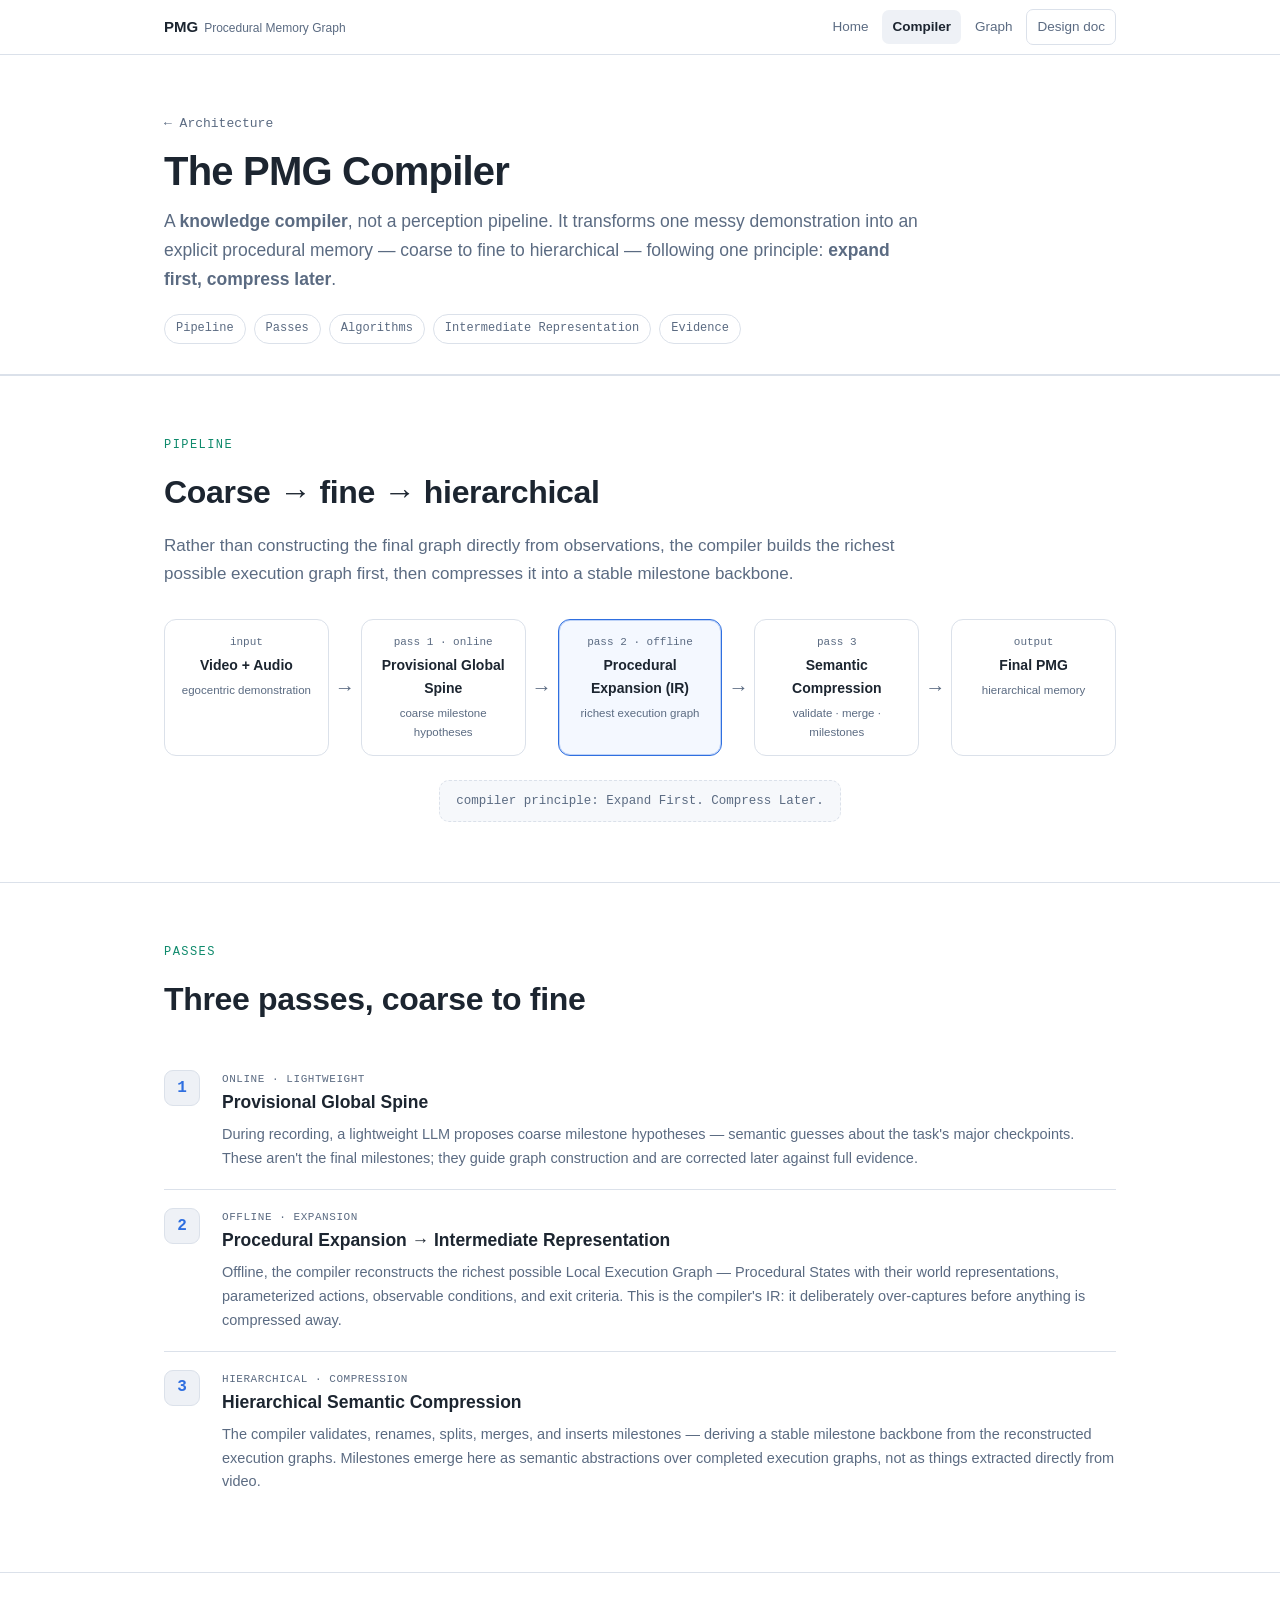
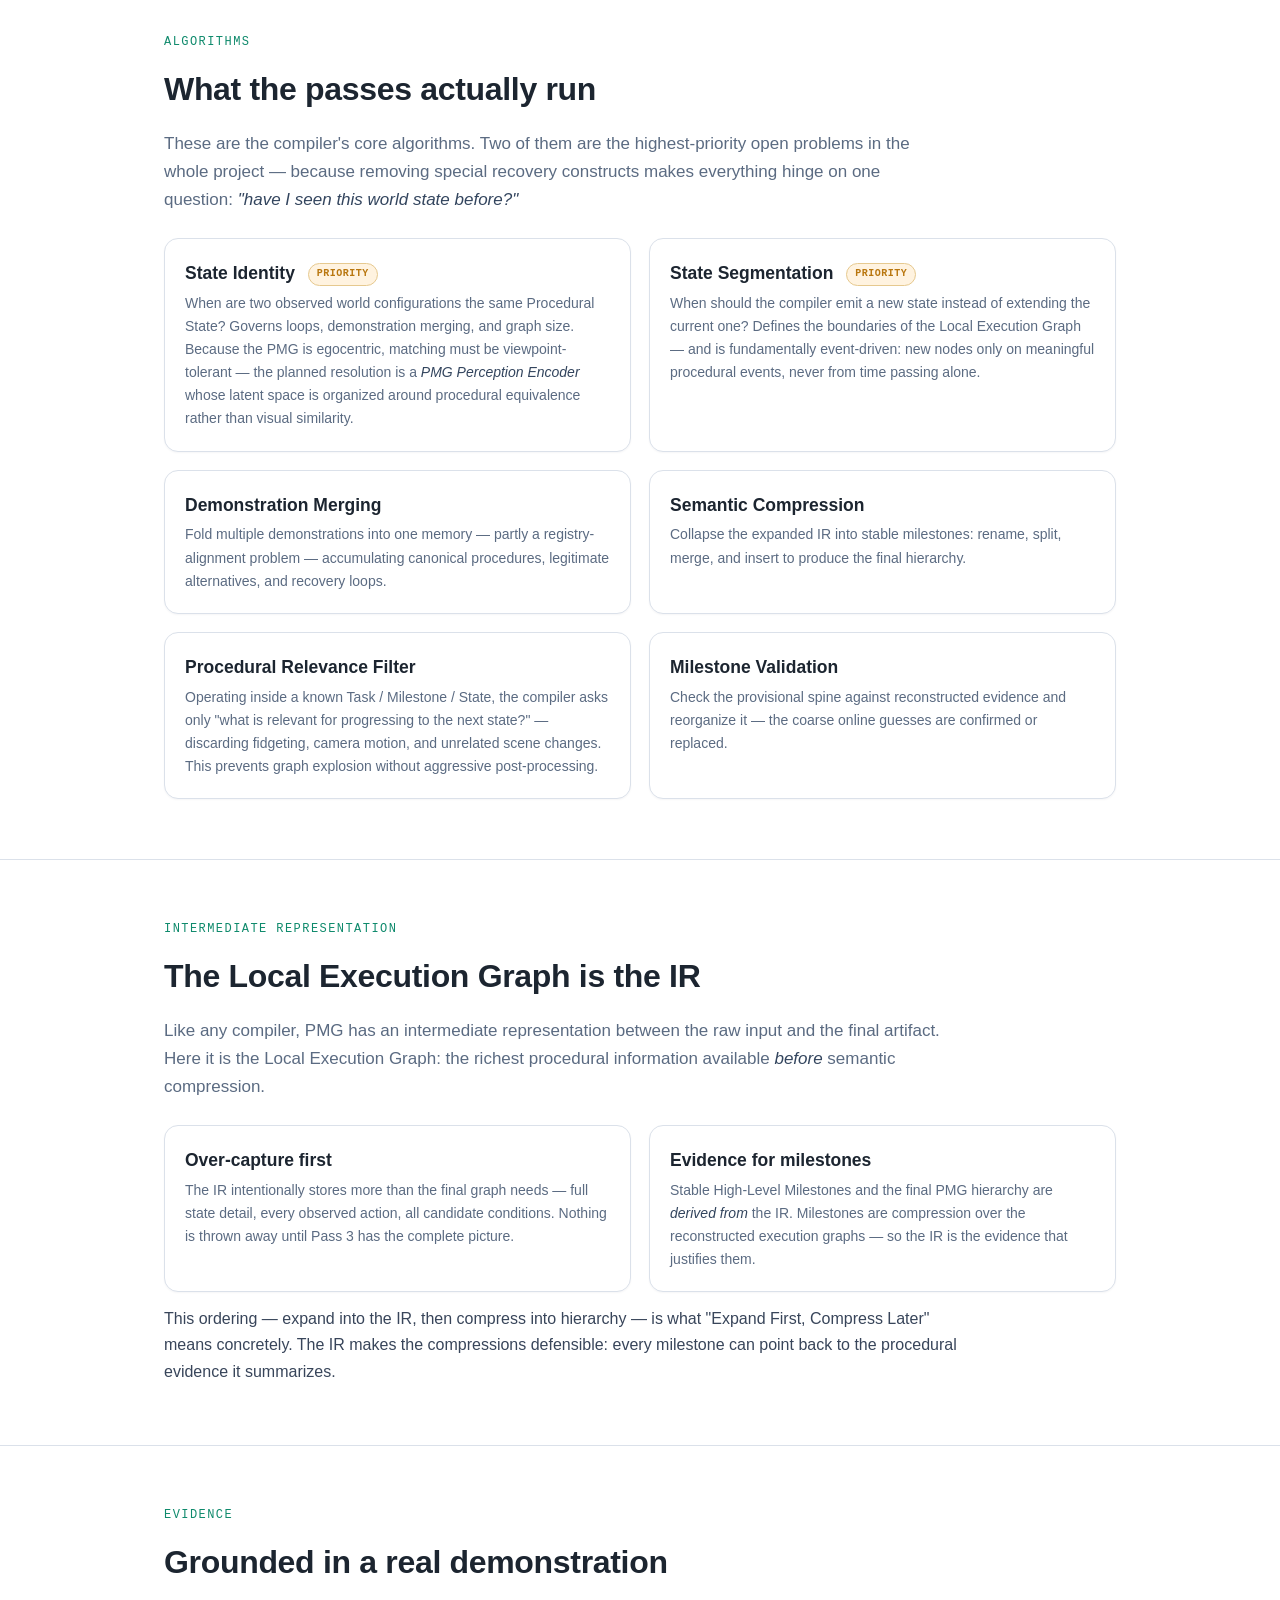
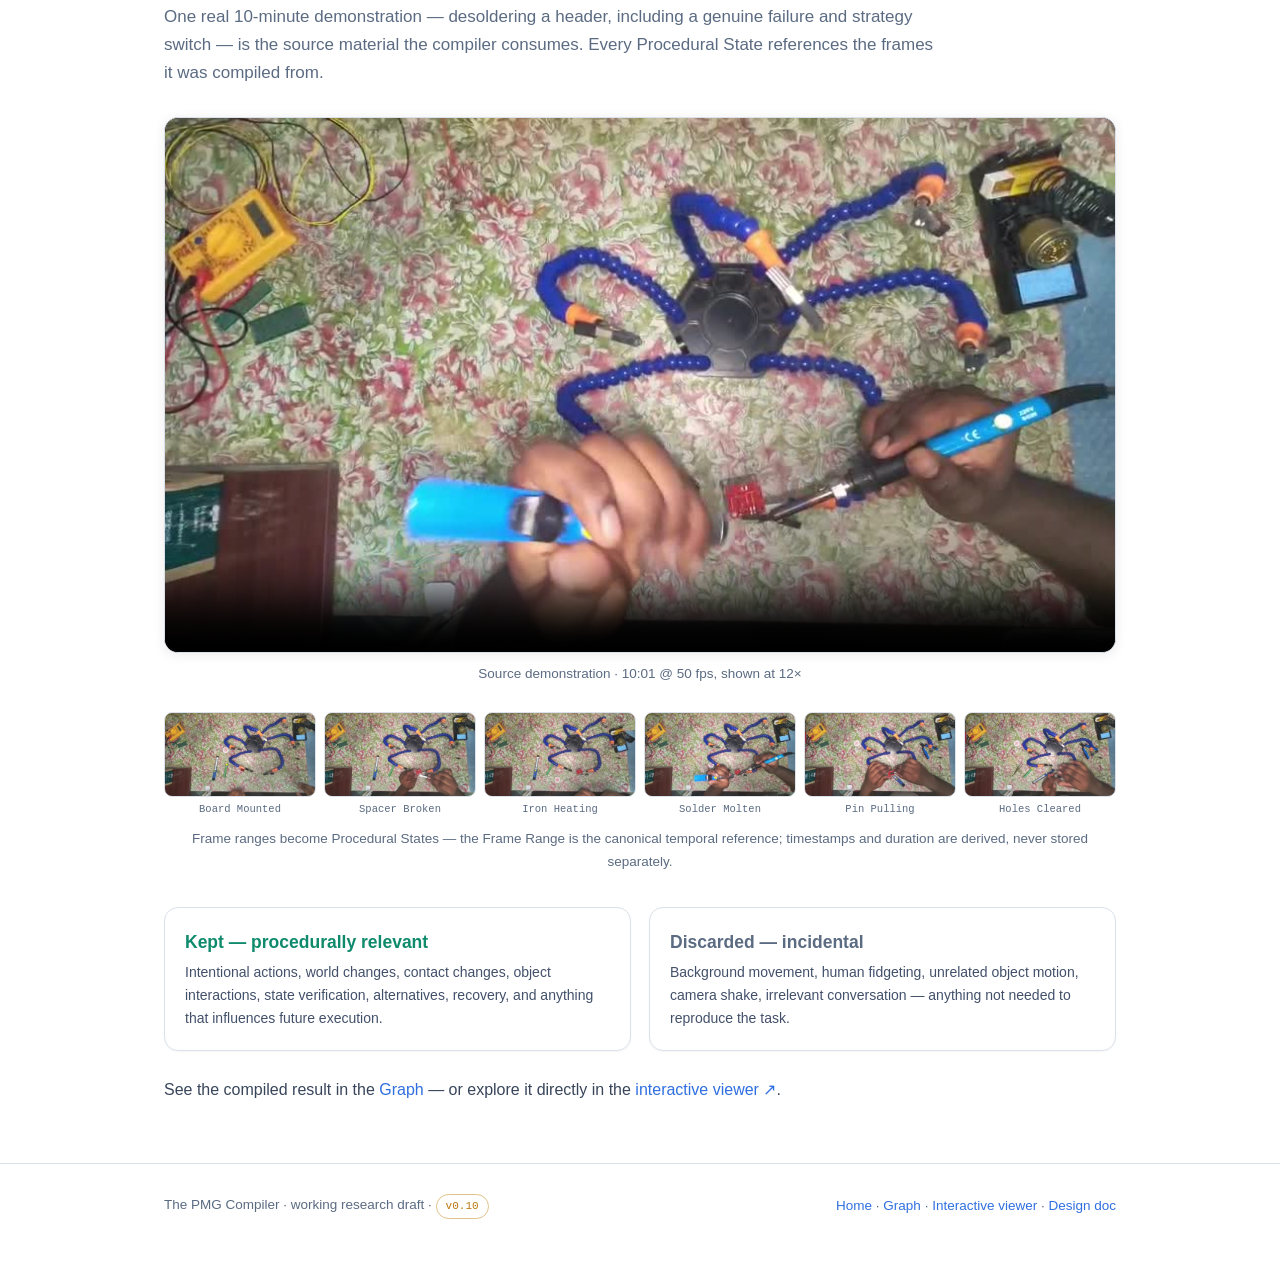
<file: compiler.html>
<!DOCTYPE html>
<html lang="en">
<head>
<meta charset="UTF-8">
<meta name="viewport" content="width=device-width, initial-scale=1.0">
<title>PMG Compiler — Procedural Memory Graph</title>
<link rel="stylesheet" href="pmg.css">
</head>
<body>

<nav><div class="wrap">
  <div class="brand"><a href="index_dev.html">PMG</a><span class="tag">Procedural Memory Graph</span></div>
  <div class="links">
    <a href="index_dev.html">Home</a>
    <a href="compiler.html" class="active">Compiler</a>
    <a href="graph.html">Graph</a>
    <a href="idea.md" class="doc" target="_blank">Design doc</a>
  </div>
</div></nav>

<div class="pagehero"><div class="wrap">
  <a class="backlink" href="index_dev.html">← Architecture</a>
  <h1>The PMG Compiler</h1>
  <p class="sub">A <b>knowledge compiler</b>, not a perception pipeline. It transforms one messy demonstration into an explicit procedural memory — coarse to fine to hierarchical — following one principle: <b>expand first, compress later</b>.</p>
  <div class="onthispage">
    <a href="#pipeline">Pipeline</a>
    <a href="#passes">Passes</a>
    <a href="#algorithms">Algorithms</a>
    <a href="#ir">Intermediate Representation</a>
    <a href="#evidence">Evidence</a>
  </div>
</div></div>

<!-- PIPELINE -->
<section id="pipeline"><div class="wrap">
  <div class="eyebrow">Pipeline</div>
  <h2>Coarse → fine → hierarchical</h2>
  <p class="lead">Rather than constructing the final graph directly from observations, the compiler builds the richest possible execution graph first, then compresses it into a stable milestone backbone.</p>
  <div class="pipe">
    <div class="stage"><div class="n">input</div><div class="t">Video + Audio</div><div class="d">egocentric demonstration</div></div>
    <div class="arrow">→</div>
    <div class="stage"><div class="n">pass 1 · online</div><div class="t">Provisional Global Spine</div><div class="d">coarse milestone hypotheses</div></div>
    <div class="arrow">→</div>
    <div class="stage hl"><div class="n">pass 2 · offline</div><div class="t">Procedural Expansion (IR)</div><div class="d">richest execution graph</div></div>
    <div class="arrow">→</div>
    <div class="stage"><div class="n">pass 3</div><div class="t">Semantic Compression</div><div class="d">validate · merge · milestones</div></div>
    <div class="arrow">→</div>
    <div class="stage"><div class="n">output</div><div class="t">Final PMG</div><div class="d">hierarchical memory</div></div>
  </div>
  <div class="chain-note" style="margin-top:24px"><div class="cn">compiler principle: Expand First. Compress Later.</div></div>
</div></section>

<!-- PASSES -->
<section id="passes"><div class="wrap">
  <div class="eyebrow">Passes</div>
  <h2>Three passes, coarse to fine</h2>
  <div class="steps">
    <div class="step"><div class="num">1</div><div>
      <div class="tag2">Online · lightweight</div>
      <h3>Provisional Global Spine</h3>
      <p>During recording, a lightweight LLM proposes coarse milestone hypotheses — semantic guesses about the task's major checkpoints. These aren't the final milestones; they guide graph construction and are corrected later against full evidence.</p>
    </div></div>
    <div class="step"><div class="num">2</div><div>
      <div class="tag2">Offline · expansion</div>
      <h3>Procedural Expansion → Intermediate Representation</h3>
      <p>Offline, the compiler reconstructs the richest possible Local Execution Graph — Procedural States with their world representations, parameterized actions, observable conditions, and exit criteria. This is the compiler's IR: it deliberately over-captures before anything is compressed away.</p>
    </div></div>
    <div class="step"><div class="num">3</div><div>
      <div class="tag2">Hierarchical · compression</div>
      <h3>Hierarchical Semantic Compression</h3>
      <p>The compiler validates, renames, splits, merges, and inserts milestones — deriving a stable milestone backbone from the reconstructed execution graphs. Milestones emerge here as semantic abstractions over completed execution graphs, not as things extracted directly from video.</p>
    </div></div>
  </div>
</div></section>

<!-- ALGORITHMS -->
<section id="algorithms"><div class="wrap">
  <div class="eyebrow">Algorithms</div>
  <h2>What the passes actually run</h2>
  <p class="lead">These are the compiler's core algorithms. Two of them are the highest-priority open problems in the whole project — because removing special recovery constructs makes everything hinge on one question: <em>"have I seen this world state before?"</em></p>
  <div class="grid2">
    <div class="card"><h3>State Identity <span class="badge">priority</span></h3><p>When are two observed world configurations the same Procedural State? Governs loops, demonstration merging, and graph size. Because the PMG is egocentric, matching must be viewpoint-tolerant — the planned resolution is a <em>PMG Perception Encoder</em> whose latent space is organized around procedural equivalence rather than visual similarity.</p></div>
    <div class="card"><h3>State Segmentation <span class="badge">priority</span></h3><p>When should the compiler emit a new state instead of extending the current one? Defines the boundaries of the Local Execution Graph — and is fundamentally event-driven: new nodes only on meaningful procedural events, never from time passing alone.</p></div>
    <div class="card"><h3>Demonstration Merging</h3><p>Fold multiple demonstrations into one memory — partly a registry-alignment problem — accumulating canonical procedures, legitimate alternatives, and recovery loops.</p></div>
    <div class="card"><h3>Semantic Compression</h3><p>Collapse the expanded IR into stable milestones: rename, split, merge, and insert to produce the final hierarchy.</p></div>
    <div class="card"><h3>Procedural Relevance Filter</h3><p>Operating inside a known Task / Milestone / State, the compiler asks only "what is relevant for progressing to the next state?" — discarding fidgeting, camera motion, and unrelated scene changes. This prevents graph explosion without aggressive post-processing.</p></div>
    <div class="card"><h3>Milestone Validation</h3><p>Check the provisional spine against reconstructed evidence and reorganize it — the coarse online guesses are confirmed or replaced.</p></div>
  </div>
</div></section>

<!-- IR -->
<section id="ir"><div class="wrap">
  <div class="eyebrow">Intermediate Representation</div>
  <h2>The Local Execution Graph is the IR</h2>
  <p class="lead">Like any compiler, PMG has an intermediate representation between the raw input and the final artifact. Here it is the Local Execution Graph: the richest procedural information available <em>before</em> semantic compression.</p>
  <div class="grid2">
    <div class="card"><h3>Over-capture first</h3><p>The IR intentionally stores more than the final graph needs — full state detail, every observed action, all candidate conditions. Nothing is thrown away until Pass 3 has the complete picture.</p></div>
    <div class="card"><h3>Evidence for milestones</h3><p>Stable High-Level Milestones and the final PMG hierarchy are <em>derived from</em> the IR. Milestones are compression over the reconstructed execution graphs — so the IR is the evidence that justifies them.</p></div>
  </div>
  <p class="body">This ordering — expand into the IR, then compress into hierarchy — is what "Expand First, Compress Later" means concretely. The IR makes the compressions defensible: every milestone can point back to the procedural evidence it summarizes.</p>
</div></section>

<!-- EVIDENCE -->
<section id="evidence"><div class="wrap">
  <div class="eyebrow">Evidence</div>
  <h2>Grounded in a real demonstration</h2>
  <p class="lead">One real 10-minute demonstration — desoldering a header, including a genuine failure and strategy switch — is the source material the compiler consumes. Every Procedural State references the frames it was compiled from.</p>

  <figure>
    <video controls muted playsinline loop poster="assets/poster.jpg" preload="metadata">
      <source src="assets/desolder_ff.mp4" type="video/mp4">
    </video>
    <figcaption>Source demonstration · 10:01 @ 50 fps, shown at 12×</figcaption>
  </figure>

  <div class="strip">
    <figure><img src="frames/s1a_b.jpg" alt=""><div class="cap">Board Mounted</div></figure>
    <figure><img src="frames/s2a_b.jpg" alt=""><div class="cap">Spacer Broken</div></figure>
    <figure><img src="frames/s3b_b.jpg" alt=""><div class="cap">Iron Heating</div></figure>
    <figure><img src="frames/s5b_b.jpg" alt=""><div class="cap">Solder Molten</div></figure>
    <figure><img src="frames/s8b_b.jpg" alt=""><div class="cap">Pin Pulling</div></figure>
    <figure><img src="frames/s9c_b.jpg" alt=""><div class="cap">Holes Cleared</div></figure>
  </div>
  <figcaption>Frame ranges become Procedural States — the Frame Range is the canonical temporal reference; timestamps and duration are derived, never stored separately.</figcaption>

  <div class="grid2" style="margin-top:34px">
    <div class="card"><h3 style="color:var(--physics)">Kept — procedurally relevant</h3><p style="color:#42506a">Intentional actions, world changes, contact changes, object interactions, state verification, alternatives, recovery, and anything that influences future execution.</p></div>
    <div class="card"><h3 style="color:var(--dim)">Discarded — incidental</h3><p style="color:#42506a">Background movement, human fidgeting, unrelated object motion, camera shake, irrelevant conversation — anything not needed to reproduce the task.</p></div>
  </div>

  <p class="body" style="margin-top:26px">See the compiled result in the <a href="graph.html">Graph</a> — or explore it directly in the <a href="pmg_viewer.html" target="_blank">interactive viewer ↗</a>.</p>
</div></section>

<footer><div class="wrap">
  <div>The PMG Compiler · working research draft · <span class="draft">v0.10</span></div>
  <div>
    <a href="index_dev.html">Home</a> ·
    <a href="graph.html">Graph</a> ·
    <a href="pmg_viewer.html" target="_blank">Interactive viewer</a> ·
    <a href="idea.md" target="_blank">Design doc</a>
  </div>
</div></footer>

</body>
</html>
</file>
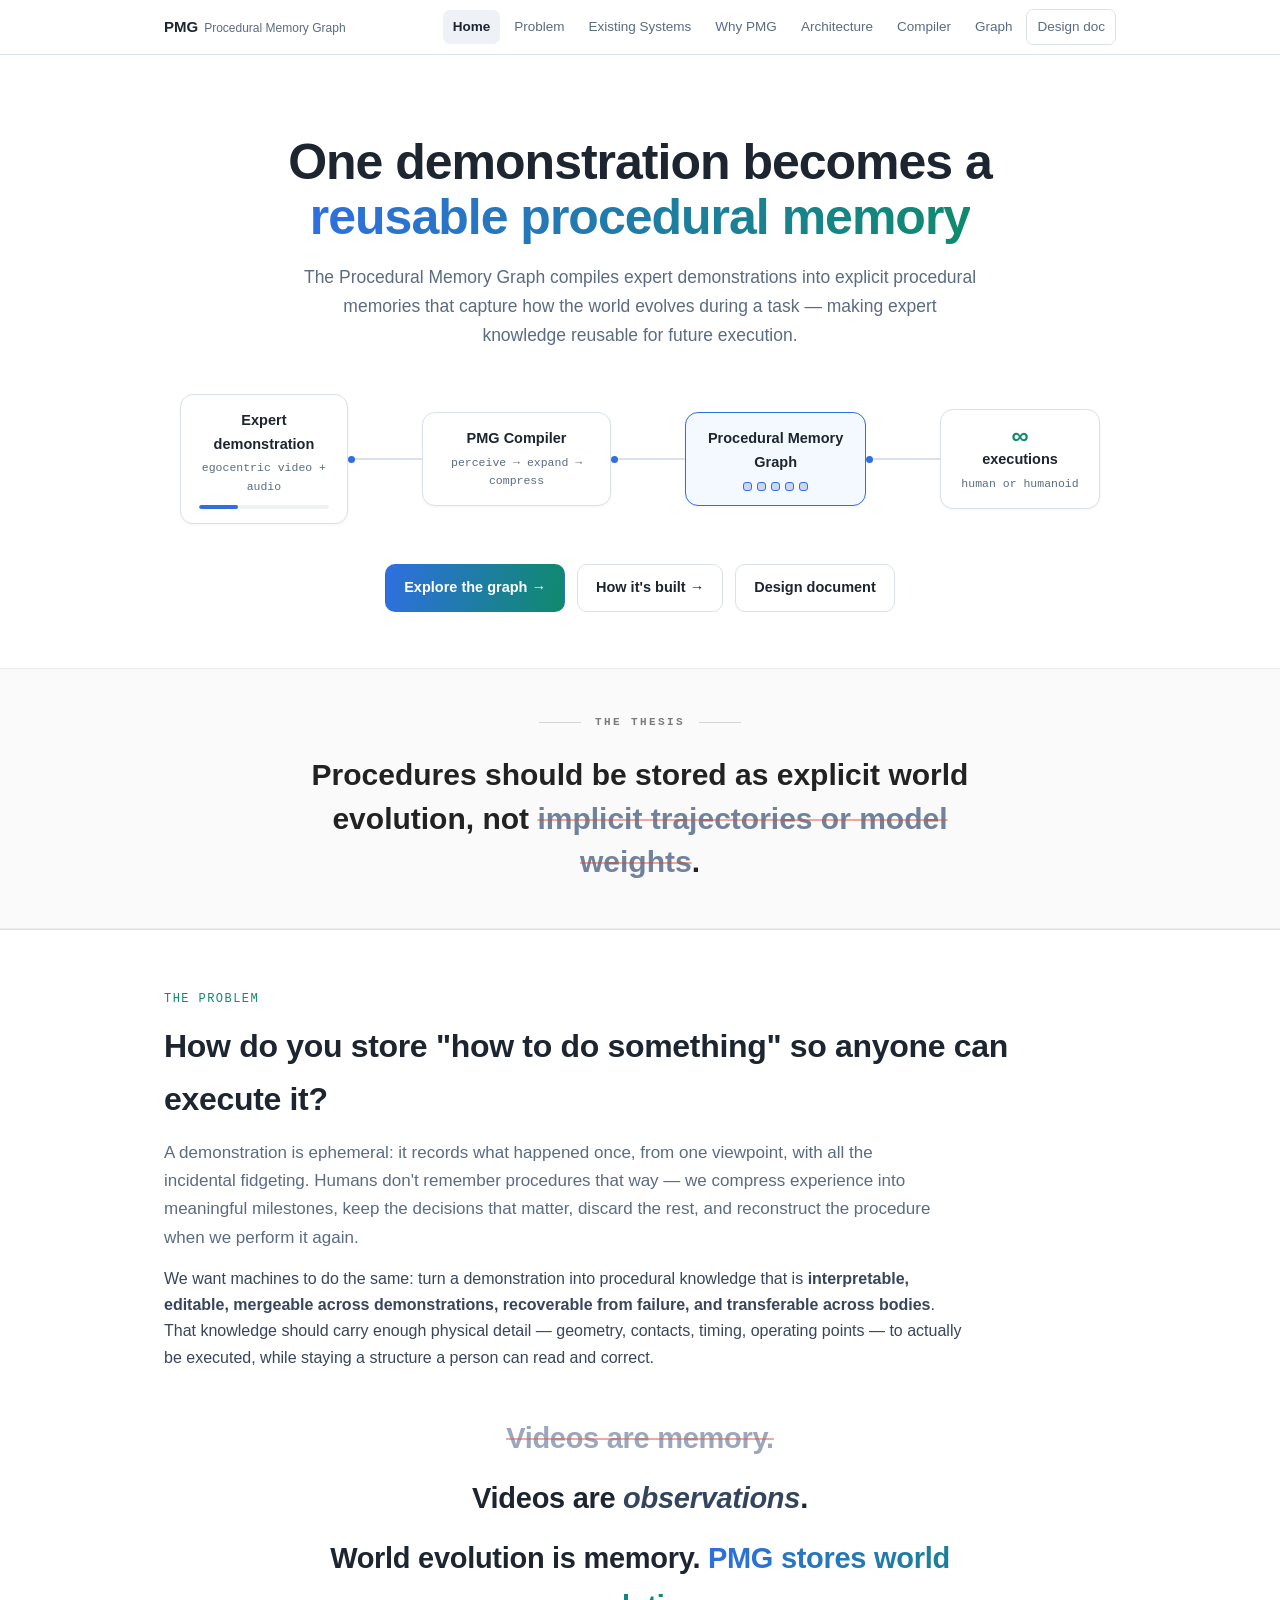
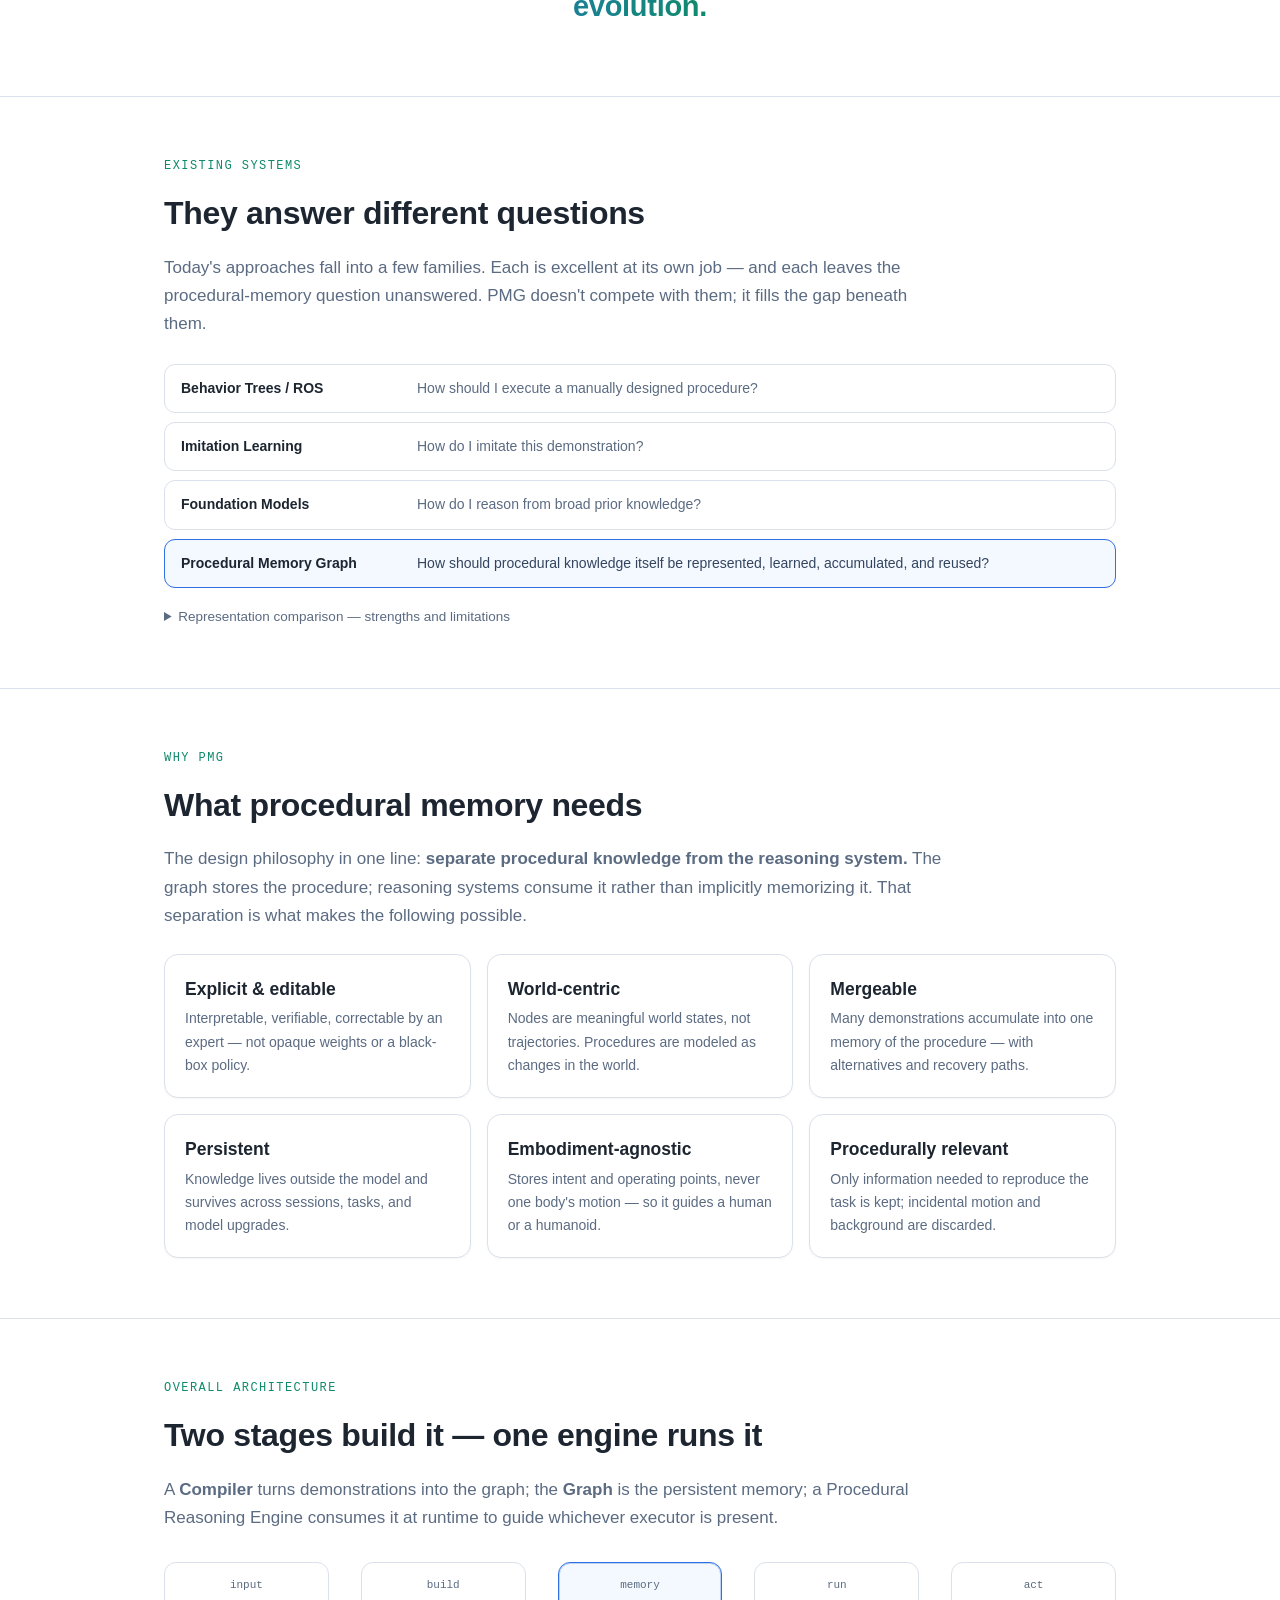
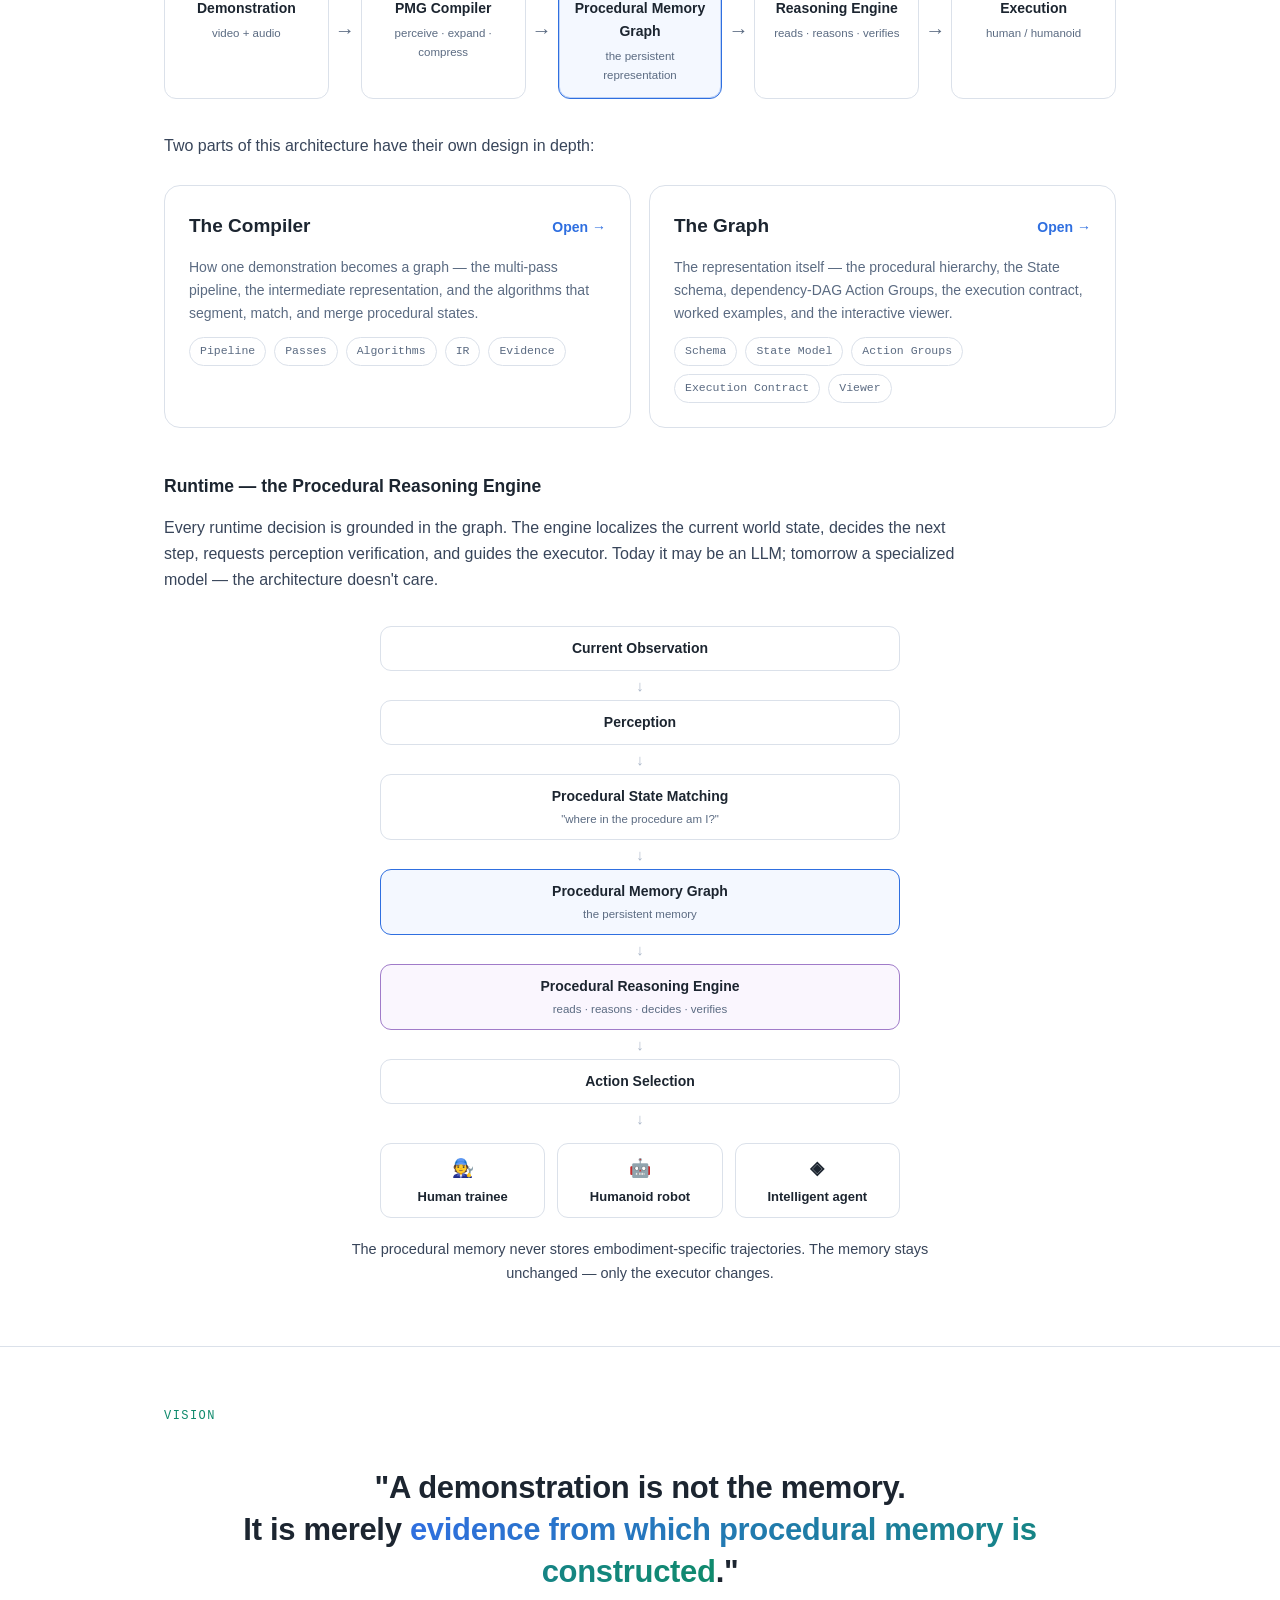
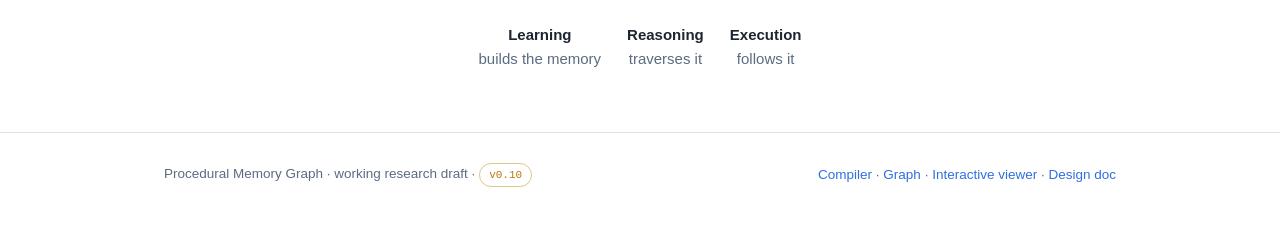
<file: index_dev.html>
<!DOCTYPE html>
<html lang="en">
<head>
<meta charset="UTF-8">
<meta name="viewport" content="width=device-width, initial-scale=1.0">
<title>Procedural Memory Graph (PMG)</title>
<link rel="stylesheet" href="pmg.css">
</head>
<body>

<nav><div class="wrap">
  <div class="brand"><a href="index_dev.html">PMG</a><span class="tag">Procedural Memory Graph</span></div>
  <div class="links">
    <a href="index_dev.html" class="active">Home</a>
    <a href="#problem">Problem</a>
    <a href="#existing">Existing Systems</a>
    <a href="#why">Why PMG</a>
    <a href="#architecture">Architecture</a>
    <a href="compiler.html">Compiler</a>
    <a href="graph.html">Graph</a>
    <a href="idea.md" class="doc" target="_blank">Design doc</a>
  </div>
</div></nav>

<!-- HERO -->
<header class="hero"><div class="wrap">
  <h1>One demonstration becomes a<br><span class="grad">reusable procedural memory</span></h1>
  <p class="sub">The Procedural Memory Graph compiles expert demonstrations into explicit procedural memories that capture how the world evolves during a task — making expert knowledge reusable for future execution.</p>
  <div class="flow">
    <div class="fnode"><div class="ft">Expert demonstration</div><div class="fd">egocentric video + audio</div><div class="pb"><i></i></div></div>
    <div class="fconn d1"></div>
    <div class="fnode"><div class="ft">PMG Compiler</div><div class="fd">perceive → expand → compress</div></div>
    <div class="fconn d2"></div>
    <div class="fnode hl"><div class="ft">Procedural Memory Graph</div><div class="minigraph"><i></i><i></i><i></i><i></i><i></i></div></div>
    <div class="fconn d3"></div>
    <div class="fnode"><div class="inf">∞</div><div class="ft">executions</div><div class="fd">human or humanoid</div></div>
  </div>
  <div class="cta">
    <a class="btn primary" href="graph.html">Explore the graph →</a>
    <a class="btn" href="compiler.html">How it's built →</a>
    <a class="btn" href="idea.md" target="_blank">Design document</a>
  </div>
</div></header>

<!-- THESIS -->
<div class="thesis"><div class="wrap">
  <div class="k">The thesis</div>
  <div class="t">Procedures should be stored as explicit world evolution, not <span class="neg">implicit trajectories or model weights</span>.</div>
</div></div>

<!-- PROBLEM -->
<section id="problem"><div class="wrap">
  <div class="eyebrow">The Problem</div>
  <h2>How do you store "how to do something" so anyone can execute it?</h2>
  <p class="lead">A demonstration is ephemeral: it records what happened once, from one viewpoint, with all the incidental fidgeting. Humans don't remember procedures that way — we compress experience into meaningful milestones, keep the decisions that matter, discard the rest, and reconstruct the procedure when we perform it again.</p>
  <p class="body">We want machines to do the same: turn a demonstration into procedural knowledge that is <b>interpretable, editable, mergeable across demonstrations, recoverable from failure, and transferable across bodies</b>. That knowledge should carry enough physical detail — geometry, contacts, timing, operating points — to actually be executed, while staying a structure a person can read and correct.</p>
  <div class="statement" style="margin-top:38px">
    <div class="l dim">Videos are memory.</div>
    <div class="l">Videos are <em>observations</em>.</div>
    <div class="l">World evolution is memory. <span class="grad">PMG stores world evolution.</span></div>
  </div>
</div></section>

<!-- EXISTING SYSTEMS -->
<section id="existing"><div class="wrap">
  <div class="eyebrow">Existing Systems</div>
  <h2>They answer different questions</h2>
  <p class="lead">Today's approaches fall into a few families. Each is excellent at its own job — and each leaves the procedural-memory question unanswered. PMG doesn't compete with them; it fills the gap beneath them.</p>
  <div class="qrows">
    <div class="qrow"><div class="lbl">Behavior Trees / ROS</div><div class="q">How should I execute a manually designed procedure?</div></div>
    <div class="qrow"><div class="lbl">Imitation Learning</div><div class="q">How do I imitate this demonstration?</div></div>
    <div class="qrow"><div class="lbl">Foundation Models</div><div class="q">How do I reason from broad prior knowledge?</div></div>
    <div class="qrow hl"><div class="lbl">Procedural Memory Graph</div><div class="q">How should procedural knowledge itself be represented, learned, accumulated, and reused?</div></div>
  </div>
  <details class="moretbl">
    <summary>Representation comparison — strengths and limitations</summary>
    <table class="cmp">
      <thead><tr><th>Approach</th><th>Strength</th><th>Limitation</th></tr></thead>
      <tbody>
        <tr><td>Hardcoded workflows<br><span class="muted" style="font-weight:400">BTs · ROS · state machines</span></td><td>Deterministic and reliable</td><td>Hand-authored; expensive to maintain; hard to learn from demonstrations or evolve</td></tr>
        <tr><td>Trajectory / imitation learning</td><td>Captures expert motion</td><td>Hard to inspect, edit, merge, or explain; brittle outside the training distribution</td></tr>
        <tr><td>Language / generic LLMs</td><td>Flexible, broad reasoning</td><td>Procedural knowledge stays implicit in weights — non-persistent, hard to verify step-by-step</td></tr>
        <tr class="hl"><td>Procedural Memory Graph</td><td>Explicit, editable, persistent procedural memory</td><td>Purpose-built for learning, storing, reasoning about, and executing procedures</td></tr>
      </tbody>
    </table>
  </details>
</div></section>

<!-- WHY PMG -->
<section id="why"><div class="wrap">
  <div class="eyebrow">Why PMG</div>
  <h2>What procedural memory needs</h2>
  <p class="lead">The design philosophy in one line: <b>separate procedural knowledge from the reasoning system.</b> The graph stores the procedure; reasoning systems consume it rather than implicitly memorizing it. That separation is what makes the following possible.</p>
  <div class="grid3">
    <div class="card"><h3>Explicit &amp; editable</h3><p>Interpretable, verifiable, correctable by an expert — not opaque weights or a black-box policy.</p></div>
    <div class="card"><h3>World-centric</h3><p>Nodes are meaningful world states, not trajectories. Procedures are modeled as changes in the world.</p></div>
    <div class="card"><h3>Mergeable</h3><p>Many demonstrations accumulate into one memory of the procedure — with alternatives and recovery paths.</p></div>
    <div class="card"><h3>Persistent</h3><p>Knowledge lives outside the model and survives across sessions, tasks, and model upgrades.</p></div>
    <div class="card"><h3>Embodiment-agnostic</h3><p>Stores intent and operating points, never one body's motion — so it guides a human or a humanoid.</p></div>
    <div class="card"><h3>Procedurally relevant</h3><p>Only information needed to reproduce the task is kept; incidental motion and background are discarded.</p></div>
  </div>
</div></section>

<!-- OVERALL ARCHITECTURE -->
<section id="architecture"><div class="wrap">
  <div class="eyebrow">Overall Architecture</div>
  <h2>Two stages build it — one engine runs it</h2>
  <p class="lead">A <b>Compiler</b> turns demonstrations into the graph; the <b>Graph</b> is the persistent memory; a Procedural Reasoning Engine consumes it at runtime to guide whichever executor is present.</p>

  <div class="pipe">
    <div class="stage"><div class="n">input</div><div class="t">Demonstration</div><div class="d">video + audio</div></div>
    <div class="arrow">→</div>
    <div class="stage"><div class="n">build</div><div class="t">PMG Compiler</div><div class="d">perceive · expand · compress</div></div>
    <div class="arrow">→</div>
    <div class="stage hl"><div class="n">memory</div><div class="t">Procedural Memory Graph</div><div class="d">the persistent representation</div></div>
    <div class="arrow">→</div>
    <div class="stage"><div class="n">run</div><div class="t">Reasoning Engine</div><div class="d">reads · reasons · verifies</div></div>
    <div class="arrow">→</div>
    <div class="stage"><div class="n">act</div><div class="t">Execution</div><div class="d">human / humanoid</div></div>
  </div>

  <p class="body" style="margin-top:34px">Two parts of this architecture have their own design in depth:</p>
  <div class="archcards">
    <a class="archcard" href="compiler.html">
      <div class="ah"><h3>The Compiler</h3><span class="go">Open →</span></div>
      <p>How one demonstration becomes a graph — the multi-pass pipeline, the intermediate representation, and the algorithms that segment, match, and merge procedural states.</p>
      <div class="tags"><span class="pill">Pipeline</span><span class="pill">Passes</span><span class="pill">Algorithms</span><span class="pill">IR</span><span class="pill">Evidence</span></div>
    </a>
    <a class="archcard" href="graph.html">
      <div class="ah"><h3>The Graph</h3><span class="go">Open →</span></div>
      <p>The representation itself — the procedural hierarchy, the State schema, dependency-DAG Action Groups, the execution contract, worked examples, and the interactive viewer.</p>
      <div class="tags"><span class="pill">Schema</span><span class="pill">State Model</span><span class="pill">Action Groups</span><span class="pill">Execution Contract</span><span class="pill">Viewer</span></div>
    </a>
  </div>

  <h3 style="margin-top:44px">Runtime — the Procedural Reasoning Engine</h3>
  <p class="body">Every runtime decision is grounded in the graph. The engine localizes the current world state, decides the next step, requests perception verification, and guides the executor. Today it may be an LLM; tomorrow a specialized model — the architecture doesn't care.</p>
  <div class="loopv">
    <div class="lv">Current Observation</div><div class="down">↓</div>
    <div class="lv">Perception</div><div class="down">↓</div>
    <div class="lv">Procedural State Matching <span class="s">"where in the procedure am I?"</span></div><div class="down">↓</div>
    <div class="lv hl">Procedural Memory Graph <span class="s">the persistent memory</span></div><div class="down">↓</div>
    <div class="lv eng">Procedural Reasoning Engine <span class="s">reads · reasons · decides · verifies</span></div><div class="down">↓</div>
    <div class="lv">Action Selection</div><div class="down">↓</div>
    <div class="exrow">
      <div class="ex"><span>🧑‍🔧</span>Human trainee</div>
      <div class="ex"><span>🤖</span>Humanoid robot</div>
      <div class="ex"><span>◈</span>Intelligent agent</div>
    </div>
  </div>
  <p class="body muted" style="text-align:center;max-width:640px;margin:20px auto 0;font-size:14.5px">The procedural memory never stores embodiment-specific trajectories. The memory stays unchanged — only the executor changes.</p>
</div></section>

<!-- VISION -->
<section id="vision"><div class="wrap">
  <div class="eyebrow">Vision</div>
  <div class="bigquote">"A demonstration is not the memory.<br>It is merely <span class="grad">evidence from which procedural memory is constructed</span>."</div>
  <div class="threeline">
    <div><b>Learning</b><br>builds the memory</div>
    <div><b>Reasoning</b><br>traverses it</div>
    <div><b>Execution</b><br>follows it</div>
  </div>
</div></section>

<footer><div class="wrap">
  <div>Procedural Memory Graph · working research draft · <span class="draft">v0.10</span></div>
  <div>
    <a href="compiler.html">Compiler</a> ·
    <a href="graph.html">Graph</a> ·
    <a href="pmg_viewer.html" target="_blank">Interactive viewer</a> ·
    <a href="idea.md" target="_blank">Design doc</a>
  </div>
</div></footer>

</body>
</html>
</file>
<file: pmg.css>
/* ===== PMG shared stylesheet (light / brain2qwerty theme) ===== */
:root{
  --bg:#ffffff; --bg2:#f6f8fb; --panel:#ffffff; --panel2:#eef1f6; --line:#dbe1ea;
  --text:#1c2530; --dim:#5b6b82; --mono:"SF Mono","Fira Code",Consolas,monospace;
  --canonical:#2f6fe0; --alt:#b9770f; --loop:#d0472c; --physics:#0f8a6c; --param:#7b3fbf;
  --maxw:1000px;
}
*{box-sizing:border-box;margin:0;padding:0;}
html{scroll-behavior:smooth;}
body{background:var(--bg);color:var(--text);font:16px/1.65 -apple-system,"Segoe UI",Roboto,sans-serif;}
a{color:var(--canonical);text-decoration:none;} a:hover{text-decoration:underline;}
.wrap{max-width:var(--maxw);margin:0 auto;padding:0 24px;}
.mono{font-family:var(--mono);}
code{font-family:var(--mono);font-size:.88em;background:var(--panel2);border:1px solid var(--line);border-radius:5px;padding:1px 6px;color:#3a4a63;}
em{color:#33455e;}

/* nav */
nav{position:sticky;top:0;z-index:30;background:rgba(255,255,255,.86);backdrop-filter:blur(10px);border-bottom:1px solid var(--line);}
nav .wrap{display:flex;align-items:center;gap:14px;height:54px;}
nav .brand{font-weight:700;font-size:15px;white-space:nowrap;flex:none;}
nav .brand a{color:var(--text);} nav .brand a:hover{text-decoration:none;}
nav .brand .tag{color:var(--dim);font-weight:400;font-size:12px;margin-left:6px;}
nav .links{margin-left:auto;display:flex;gap:4px;flex-wrap:nowrap;overflow-x:auto;scrollbar-width:none;align-items:center;}
nav .links::-webkit-scrollbar{display:none;}
nav .links a{color:var(--dim);font-size:13.5px;padding:6px 10px;border-radius:7px;white-space:nowrap;}
nav .links a:hover{background:var(--panel2);color:var(--text);text-decoration:none;}
nav .links a.active{color:var(--text);font-weight:650;background:var(--panel2);}
nav .links a.doc{border:1px solid var(--line);}
@media(max-width:680px){nav .brand .tag{display:none;} nav .links a{font-size:12.5px;padding:6px 8px;}}

/* hero (home) */
header.hero{padding:80px 0 56px;text-align:center;}
h1{font-size:clamp(30px,5vw,50px);line-height:1.1;font-weight:750;letter-spacing:-.02em;max-width:860px;margin:0 auto;}
h1 .grad{background:linear-gradient(100deg,#2f6fe0,#0f8a6c);-webkit-background-clip:text;background-clip:text;color:transparent;}
.sub{max-width:680px;margin:18px auto 0;color:var(--dim);font-size:17.5px;}

.flow{display:flex;align-items:center;justify-content:center;margin:44px auto 0;max-width:920px;}
.fnode{background:var(--panel);border:1px solid var(--line);border-radius:13px;padding:14px 18px;min-width:160px;text-align:center;box-shadow:0 1px 3px rgba(28,37,48,.05);}
.fnode .ft{font-weight:660;font-size:14.5px;} .fnode .fd{font-size:11.5px;color:var(--dim);margin-top:3px;font-family:var(--mono);}
.fnode.hl{border-color:var(--canonical);background:#f4f8ff;}
.fnode .inf{font-size:24px;line-height:1;color:var(--physics);font-weight:700;}
.pb{height:4px;background:var(--panel2);border-radius:3px;margin-top:8px;overflow:hidden;}
.pb i{display:block;height:100%;width:30%;background:var(--canonical);border-radius:3px;animation:pbfill 6s ease-in-out infinite;}
@keyframes pbfill{0%{width:2%}90%{width:100%}100%{width:100%}}
.fconn{width:74px;height:2px;background:var(--line);position:relative;flex:none;}
.fconn::after{content:"";position:absolute;top:-2.5px;left:0;width:7px;height:7px;border-radius:50%;background:var(--canonical);animation:travel 2s linear infinite;}
.fconn.d1::after{animation-delay:0s} .fconn.d2::after{animation-delay:.66s} .fconn.d3::after{animation-delay:1.33s}
@keyframes travel{0%{left:0;opacity:0}18%{opacity:1}82%{opacity:1}100%{left:calc(100% - 7px);opacity:0}}
.minigraph{display:flex;gap:5px;justify-content:center;margin-top:8px;}
.minigraph i{width:9px;height:9px;border-radius:3px;background:#c9d7f2;border:1px solid var(--canonical);animation:npulse 2.4s ease-in-out infinite;}
.minigraph i:nth-child(2){animation-delay:.3s}.minigraph i:nth-child(3){animation-delay:.6s}.minigraph i:nth-child(4){animation-delay:.9s}.minigraph i:nth-child(5){animation-delay:1.2s}
@keyframes npulse{0%,100%{opacity:.35}50%{opacity:1}}
@media(max-width:820px){
  .flow{flex-direction:column;gap:0;}
  .fconn{width:2px;height:40px;}
  .fconn::after{left:-2.5px;top:0;animation:traveld 2s linear infinite;}
  @keyframes traveld{0%{top:0;opacity:0}18%{opacity:1}82%{opacity:1}100%{top:calc(100% - 7px);opacity:0}}
}
.cta{margin-top:40px;display:flex;gap:12px;justify-content:center;flex-wrap:wrap;}
.btn{display:inline-flex;align-items:center;gap:8px;border:1px solid var(--line);background:var(--panel);color:var(--text);padding:11px 18px;border-radius:10px;font-size:14.5px;font-weight:600;cursor:pointer;transition:.15s;}
.btn:hover{border-color:var(--canonical);text-decoration:none;transform:translateY(-1px);}
.btn.primary{background:linear-gradient(100deg,#2f6fe0,#0f8a6c);border-color:transparent;color:#fff;}
.btn.primary:hover{border-color:transparent;}

/* sub-page hero */
.pagehero{padding:54px 0 30px;border-bottom:1px solid var(--line);}
.pagehero .backlink{color:var(--dim);font-size:13px;font-family:var(--mono);}
.pagehero h1{font-size:clamp(26px,3.8vw,40px);text-align:left;margin:14px 0 0;max-width:none;}
.pagehero .sub{margin:14px 0 0;text-align:left;max-width:760px;}
.pagehero .onthispage{margin-top:20px;display:flex;gap:8px;flex-wrap:wrap;}
.pagehero .onthispage a{font-family:var(--mono);font-size:12px;color:var(--dim);border:1px solid var(--line);border-radius:20px;padding:4px 11px;}
.pagehero .onthispage a:hover{border-color:var(--canonical);color:var(--text);text-decoration:none;}

/* sections */
section{padding:60px 0;border-top:1px solid var(--line);}
.eyebrow{font-family:var(--mono);font-size:12px;letter-spacing:.12em;text-transform:uppercase;color:var(--physics);margin-bottom:10px;}
h2{font-size:clamp(23px,3.2vw,32px);letter-spacing:-.01em;font-weight:720;}
h3{font-size:17.5px;margin:0 0 6px;font-weight:650;}
.lead{color:var(--dim);font-size:17px;max-width:780px;margin-top:14px;}
p.body{margin-top:14px;color:#38455a;max-width:800px;}
.muted{color:var(--dim);}

/* cards & grids */
.card{background:var(--panel);border:1px solid var(--line);border-radius:14px;padding:20px;box-shadow:0 1px 2px rgba(28,37,48,.04);}
.card h3{margin-bottom:4px;} .card p{color:var(--dim);font-size:14px;}
.grid2{display:grid;grid-template-columns:1fr 1fr;gap:18px;margin-top:24px;}
.grid3{display:grid;grid-template-columns:repeat(3,1fr);gap:16px;margin-top:24px;}
@media(max-width:820px){.grid2,.grid3,.archcards{grid-template-columns:1fr!important;}}

/* architecture deep-dive cards (home) */
.archcards{display:grid;grid-template-columns:1fr 1fr;gap:18px;margin-top:26px;}
.archcard{display:block;background:var(--panel);border:1px solid var(--line);border-radius:16px;padding:24px;transition:.15s;}
.archcard:hover{border-color:var(--canonical);transform:translateY(-2px);text-decoration:none;box-shadow:0 8px 24px rgba(28,37,48,.09);}
.archcard .ah{display:flex;align-items:baseline;justify-content:space-between;gap:10px;}
.archcard h3{color:var(--text);font-size:19px;} .archcard .go{color:var(--canonical);font-weight:650;font-size:14px;white-space:nowrap;}
.archcard p{color:var(--dim);font-size:14px;margin-top:8px;}

/* statement / chain / hline */
.statement{margin:34px auto 0;text-align:center;max-width:760px;}
.statement .l{font-size:clamp(20px,3vw,29px);font-weight:700;letter-spacing:-.01em;padding:6px 0;}
.statement .l.dim{color:#9aa7bd;font-weight:600;text-decoration:line-through;text-decoration-thickness:2px;text-decoration-color:#d9614a88;}
.statement .l .grad{background:linear-gradient(100deg,#2f6fe0,#0f8a6c);-webkit-background-clip:text;background-clip:text;color:transparent;}
.chain{display:flex;align-items:center;justify-content:center;flex-wrap:wrap;gap:0;margin:32px auto 0;}
.snode{background:var(--panel);border:1.5px solid var(--canonical);border-radius:11px;padding:10px 16px;font-weight:650;font-size:14px;text-align:center;}
.snode.phys{border-color:var(--physics);border-style:dashed;} .snode .sd{display:block;font-weight:400;color:var(--dim);font-size:11px;font-family:var(--mono);margin-top:2px;}
.sarrow{color:#aab6c8;padding:0 12px;font-size:18px;}
.chain-note{display:flex;justify-content:center;margin-top:16px;}
.chain-note .cn{background:var(--bg2);border:1px dashed var(--line);border-radius:10px;padding:10px 16px;font-size:12.5px;color:var(--dim);font-family:var(--mono);}
@media(max-width:820px){.chain{flex-direction:column;gap:6px;} .sarrow{transform:rotate(90deg);padding:2px 0;}}
.hline{display:flex;align-items:center;justify-content:center;flex-wrap:wrap;gap:6px;margin-top:26px;font-size:14px;}
.hline .h{background:var(--panel2);border:1px solid var(--line);border-radius:20px;padding:5px 13px;font-weight:600;}
.hline .h.hl{background:#f4f8ff;border-color:var(--canonical);}
.hline .a{color:#aab6c8;}

/* media */
figure{margin:30px 0 0;}
video{width:100%;display:block;border-radius:14px;border:1px solid var(--line);background:#0b0e14;box-shadow:0 2px 12px rgba(28,37,48,.09);}
figcaption{color:var(--dim);font-size:13.5px;margin-top:10px;text-align:center;}
.strip{display:grid;grid-template-columns:repeat(6,1fr);gap:8px;margin-top:26px;}
@media(max-width:820px){.strip{grid-template-columns:repeat(3,1fr);}}
.strip figure{margin:0;} .strip img{width:100%;border-radius:8px;border:1px solid var(--line);display:block;aspect-ratio:16/9;object-fit:cover;}
.strip .cap{font-family:var(--mono);font-size:10.5px;color:var(--dim);text-align:center;margin-top:4px;}

/* pipeline */
.pipe{display:flex;align-items:stretch;flex-wrap:wrap;margin-top:30px;}
.stage{flex:1;min-width:140px;background:var(--panel);border:1px solid var(--line);border-radius:12px;padding:13px 12px;text-align:center;}
.stage .n{font-family:var(--mono);font-size:11px;color:var(--dim);} .stage .t{font-weight:650;margin-top:3px;font-size:14px;} .stage .d{color:var(--dim);font-size:11.5px;margin-top:4px;}
.stage.hl{border-color:var(--canonical);box-shadow:0 0 0 1px rgba(47,111,224,.28) inset;background:#f4f8ff;}
.arrow{display:flex;align-items:center;justify-content:center;color:var(--dim);font-size:20px;padding:0 6px;}
@media(max-width:820px){.arrow{transform:rotate(90deg);width:100%;padding:4px 0;}}

/* viewer embed */
.viewerbox{margin-top:28px;border:1px solid var(--line);border-radius:14px;overflow:hidden;background:var(--bg2);box-shadow:0 2px 14px rgba(28,37,48,.07);}
.viewerbar{display:flex;align-items:center;gap:10px;padding:10px 14px;border-bottom:1px solid var(--line);background:var(--panel2);}
.viewerbar .dot{width:10px;height:10px;border-radius:50%;background:#c4cede;}
.viewerbar .ttl{font-size:13px;color:var(--dim);} .viewerbar .open{margin-left:auto;font-size:12.5px;}
iframe.viewer{width:100%;height:76vh;min-height:520px;border:0;display:block;background:var(--bg);}

/* runtime loop */
.loopv{margin:32px auto 0;display:flex;flex-direction:column;align-items:center;gap:7px;max-width:520px;}
.loopv .lv{background:var(--panel);border:1px solid var(--line);border-radius:11px;padding:10px 20px;font-weight:600;font-size:14px;text-align:center;width:100%;}
.loopv .lv .s{display:block;color:var(--dim);font-weight:400;font-size:11.5px;margin-top:2px;}
.loopv .lv.hl{border-color:var(--canonical);background:#f4f8ff;} .loopv .lv.eng{border-color:#a07bc9;background:#faf6fe;}
.loopv .down{color:#aab6c8;font-size:15px;line-height:1;}
.exrow{display:grid;grid-template-columns:repeat(3,1fr);gap:12px;margin-top:10px;width:100%;}
.exrow .ex{background:var(--panel);border:1px solid var(--line);border-radius:11px;padding:10px;text-align:center;font-size:13px;font-weight:600;}
.exrow .ex span{display:block;font-size:18px;margin-bottom:2px;}

/* q-rows + comparison table */
.qrows{margin-top:26px;display:flex;flex-direction:column;gap:9px;}
.qrow{display:grid;grid-template-columns:220px 1fr;gap:16px;align-items:center;background:var(--panel);border:1px solid var(--line);border-radius:11px;padding:12px 16px;}
.qrow.hl{border-color:var(--canonical);background:#f4f8ff;}
.qrow .lbl{font-weight:650;font-size:14px;} .qrow .q{color:var(--dim);font-size:14px;} .qrow.hl .q{color:#33455e;}
@media(max-width:680px){.qrow{grid-template-columns:1fr;gap:2px;}}
details.moretbl{margin-top:18px;max-width:900px;} details.moretbl summary{cursor:pointer;color:var(--dim);font-size:13.5px;}
table.cmp{width:100%;border-collapse:collapse;margin-top:14px;font-size:13.5px;}
table.cmp th{text-align:left;padding:9px 12px;border-bottom:2px solid var(--line);font-size:11px;text-transform:uppercase;letter-spacing:.05em;color:var(--dim);}
table.cmp td{padding:10px 12px;border-bottom:1px solid var(--line);vertical-align:top;color:#42506a;}
table.cmp td:first-child{font-weight:650;color:var(--text);} table.cmp tr.hl td{background:#f4f8ff;color:var(--text);}
@media(max-width:680px){table.cmp,table.cmp tbody,table.cmp tr,table.cmp td{display:block;} table.cmp thead{display:none;} table.cmp tr{border:1px solid var(--line);border-radius:10px;margin-top:10px;padding:6px 4px;} table.cmp td{border:none;padding:5px 12px;}}

/* numbered steps / passes */
.steps{margin-top:26px;}
.step{display:grid;grid-template-columns:42px 1fr;gap:16px;padding:18px 0;border-top:1px solid var(--line);}
.step:first-child{border-top:none;}
.step .num{width:36px;height:36px;border-radius:9px;background:var(--panel2);border:1px solid var(--line);display:flex;align-items:center;justify-content:center;font-family:var(--mono);font-weight:600;color:var(--canonical);}
.step .tag2{font-family:var(--mono);font-size:11px;color:var(--dim);text-transform:uppercase;letter-spacing:.05em;}
.step p{color:var(--dim);font-size:14.5px;margin-top:3px;}

/* monospace schema tree */
.tree{margin-top:22px;background:var(--bg2);border:1px solid var(--line);border-radius:12px;padding:18px 20px;font-family:var(--mono);font-size:13px;color:#3a4a63;white-space:pre;overflow-x:auto;line-height:1.7;}
.tree b{color:var(--canonical);font-weight:600;} .tree .p{color:var(--param);} .tree .a{color:var(--physics);} .tree .c{color:var(--dim);}

/* execution-contract split */
.split{display:grid;grid-template-columns:1fr 1fr;gap:0;margin-top:24px;border:1px solid var(--line);border-radius:14px;overflow:hidden;}
.split > div{padding:22px;} .split .l{border-right:1px solid var(--line);background:var(--panel);} .split .r{background:var(--bg2);}
.split .tag2{font-family:var(--mono);font-size:11px;text-transform:uppercase;letter-spacing:.06em;color:var(--dim);}
.split h3{margin-top:6px;}
@media(max-width:680px){.split{grid-template-columns:1fr;} .split .l{border-right:none;border-bottom:1px solid var(--line);}}

/* pills */
.tags{display:flex;gap:8px;flex-wrap:wrap;margin-top:12px;}
.pill{font-family:var(--mono);font-size:11.5px;color:var(--dim);border:1px solid var(--line);border-radius:20px;padding:4px 10px;}
.pill.p{color:var(--param);border-color:#c9b3e2;} .pill.a{color:var(--physics);border-color:#a3cfbf;} .pill.b{color:var(--canonical);border-color:#b8cdf0;}
.badge{display:inline-block;font-family:var(--mono);font-size:10px;text-transform:uppercase;letter-spacing:.05em;padding:2px 8px;border-radius:20px;background:#fff3e0;color:var(--alt);border:1px solid #e6c98f;margin-left:8px;vertical-align:middle;}

/* thesis band */
.thesis{background:#fafafa;border-top:1px solid #ececec;border-bottom:1px solid #ececec;}
.thesis .wrap{padding:44px 24px;text-align:center;}
.thesis .k{display:flex;align-items:center;justify-content:center;gap:14px;font-family:var(--mono);font-size:11px;font-weight:600;letter-spacing:.22em;text-transform:uppercase;color:#7b7b7b;margin-bottom:22px;}
.thesis .k::before,.thesis .k::after{content:"";width:42px;height:1px;background:#d4d4d4;}
.thesis .t{max-width:720px;margin:auto;font-size:clamp(24px,2.6vw,30px);line-height:1.45;font-weight:675;color:#222;}
.thesis .t .pos{background:linear-gradient(90deg,#6aa8ff,#4fd6ab);-webkit-background-clip:text;background-clip:text;color:transparent;}
.thesis .t .neg{color:#71829d;text-decoration:line-through;text-decoration-color:rgba(208,71,44,.45);text-decoration-thickness:1.5px;}

/* closing */
.bigquote{margin:40px auto 0;max-width:840px;text-align:center;font-size:clamp(21px,3.2vw,31px);font-weight:720;letter-spacing:-.01em;line-height:1.35;}
.bigquote .grad{background:linear-gradient(100deg,#2f6fe0,#0f8a6c);-webkit-background-clip:text;background-clip:text;color:transparent;}
.threeline{display:flex;justify-content:center;gap:26px;flex-wrap:wrap;margin-top:30px;color:var(--dim);font-size:15px;text-align:center;}
.threeline b{color:var(--text);}

footer{border-top:1px solid var(--line);padding:30px 0 60px;color:var(--dim);font-size:13.5px;}
footer .wrap{display:flex;gap:16px;flex-wrap:wrap;align-items:center;justify-content:space-between;}
.draft{display:inline-block;font-family:var(--mono);font-size:11px;color:var(--alt);border:1px solid #e0c48a;border-radius:20px;padding:2px 9px;}
</file>
